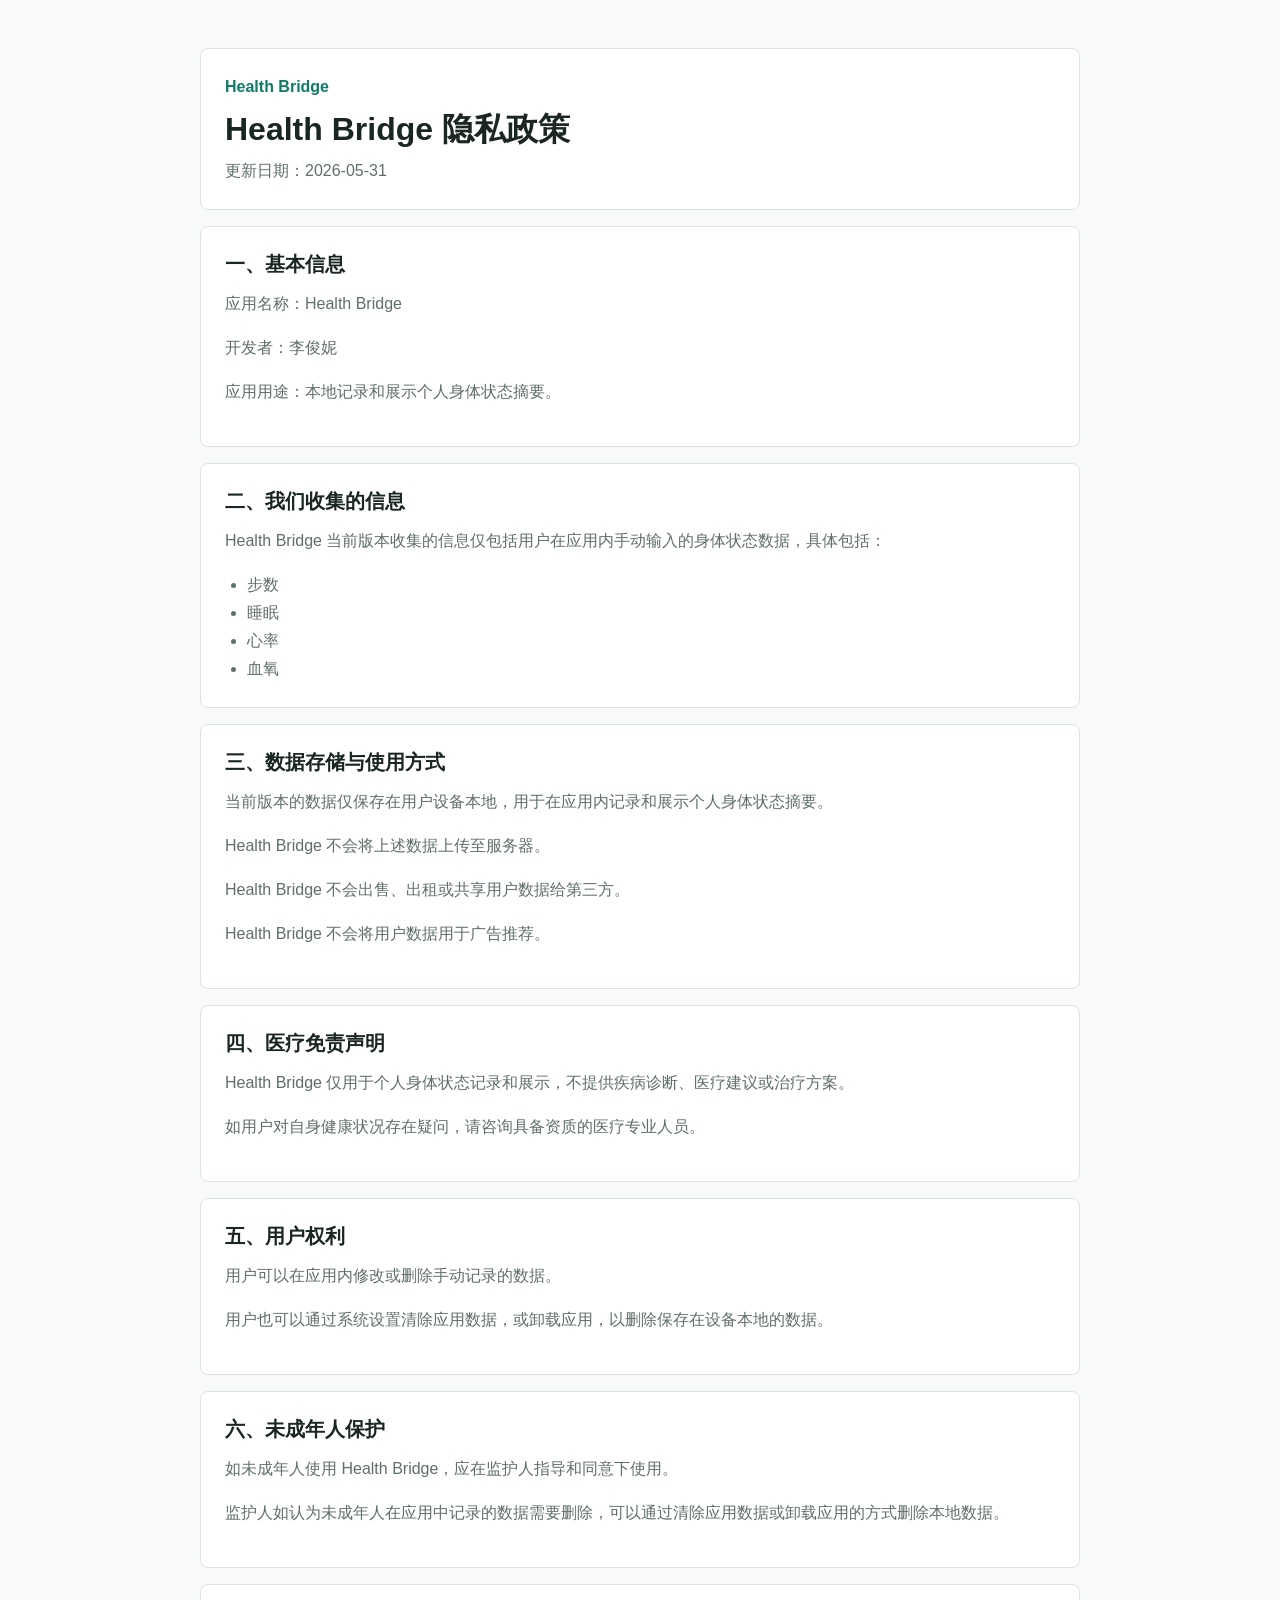
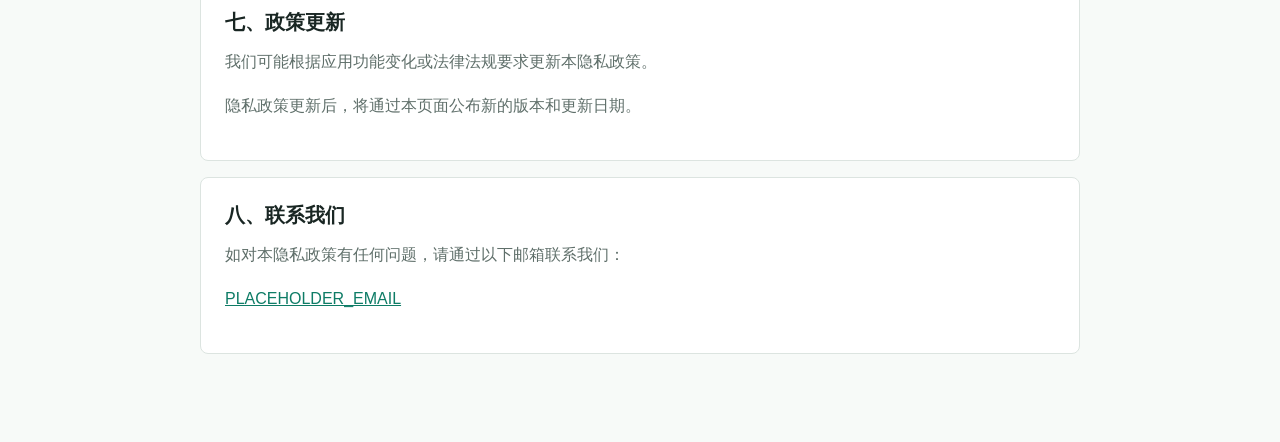
<file: index.html>
<!doctype html>
<html lang="zh-CN">
  <head>
    <meta charset="utf-8">
    <meta name="viewport" content="width=device-width, initial-scale=1">
    <meta http-equiv="refresh" content="0; url=privacy.html">
    <title>Health Bridge 隐私政策</title>
    <link rel="stylesheet" href="style.css">
  </head>
  <body>
    <main class="page">
      <h1>Health Bridge 隐私政策</h1>
      <p>如果页面没有自动跳转，请打开 <a href="privacy.html">隐私政策</a>。</p>
    </main>
  </body>
</html>
</file>
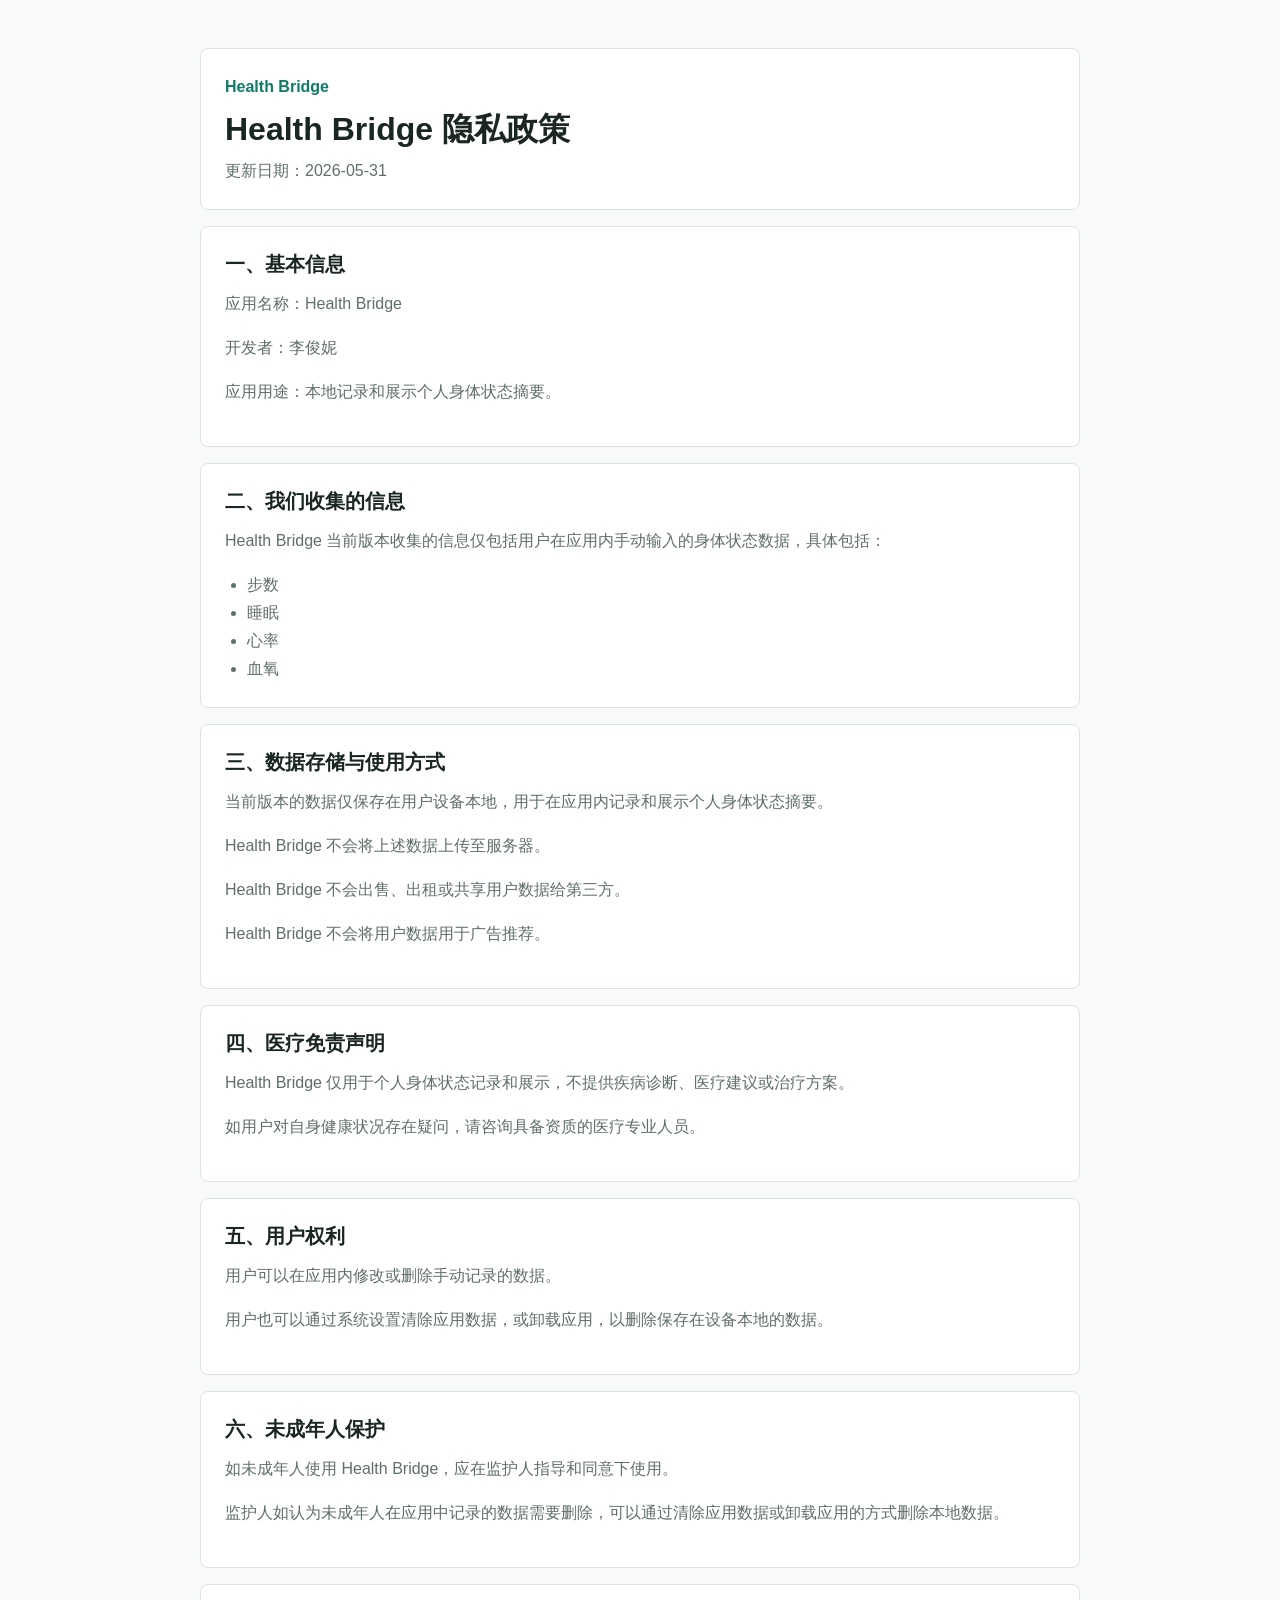
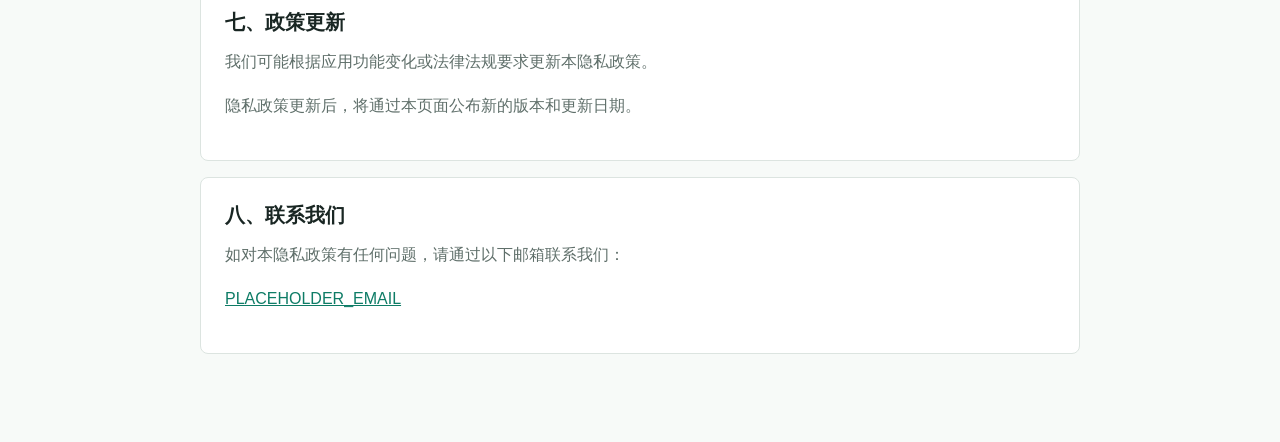
<file: privacy.html>
<!doctype html>
<html lang="zh-CN">
  <head>
    <meta charset="utf-8">
    <meta name="viewport" content="width=device-width, initial-scale=1">
    <title>Health Bridge 隐私政策</title>
    <link rel="stylesheet" href="style.css">
  </head>
  <body>
    <main class="page">
      <header>
        <p class="eyebrow">Health Bridge</p>
        <h1>Health Bridge 隐私政策</h1>
        <p class="meta">更新日期：2026-05-31</p>
      </header>

      <section>
        <h2>一、基本信息</h2>
        <p>应用名称：Health Bridge</p>
        <p>开发者：李俊妮</p>
        <p>应用用途：本地记录和展示个人身体状态摘要。</p>
      </section>

      <section>
        <h2>二、我们收集的信息</h2>
        <p>Health Bridge 当前版本收集的信息仅包括用户在应用内手动输入的身体状态数据，具体包括：</p>
        <ul>
          <li>步数</li>
          <li>睡眠</li>
          <li>心率</li>
          <li>血氧</li>
        </ul>
      </section>

      <section>
        <h2>三、数据存储与使用方式</h2>
        <p>当前版本的数据仅保存在用户设备本地，用于在应用内记录和展示个人身体状态摘要。</p>
        <p>Health Bridge 不会将上述数据上传至服务器。</p>
        <p>Health Bridge 不会出售、出租或共享用户数据给第三方。</p>
        <p>Health Bridge 不会将用户数据用于广告推荐。</p>
      </section>

      <section>
        <h2>四、医疗免责声明</h2>
        <p>Health Bridge 仅用于个人身体状态记录和展示，不提供疾病诊断、医疗建议或治疗方案。</p>
        <p>如用户对自身健康状况存在疑问，请咨询具备资质的医疗专业人员。</p>
      </section>

      <section id="user-rights">
        <h2>五、用户权利</h2>
        <p>用户可以在应用内修改或删除手动记录的数据。</p>
        <p>用户也可以通过系统设置清除应用数据，或卸载应用，以删除保存在设备本地的数据。</p>
      </section>

      <section>
        <h2>六、未成年人保护</h2>
        <p>如未成年人使用 Health Bridge，应在监护人指导和同意下使用。</p>
        <p>监护人如认为未成年人在应用中记录的数据需要删除，可以通过清除应用数据或卸载应用的方式删除本地数据。</p>
      </section>

      <section>
        <h2>七、政策更新</h2>
        <p>我们可能根据应用功能变化或法律法规要求更新本隐私政策。</p>
        <p>隐私政策更新后，将通过本页面公布新的版本和更新日期。</p>
      </section>

      <section>
        <h2>八、联系我们</h2>
        <p>如对本隐私政策有任何问题，请通过以下邮箱联系我们：</p>
        <p><a href="mailto:PLACEHOLDER_EMAIL">PLACEHOLDER_EMAIL</a></p>
      </section>
    </main>
  </body>
</html>
</file>
<file: style.css>
:root {
  color-scheme: light;
  --bg: #f7faf8;
  --paper: #ffffff;
  --ink: #192623;
  --muted: #5f6f6a;
  --line: #dce4e0;
  --primary: #0e7c66;
}

* {
  box-sizing: border-box;
}

body {
  margin: 0;
  background: var(--bg);
  color: var(--ink);
  font-family: -apple-system, BlinkMacSystemFont, "Segoe UI", "Microsoft YaHei", sans-serif;
  line-height: 1.75;
}

.page {
  width: min(880px, calc(100% - 32px));
  margin: 0 auto;
  padding: 48px 0 72px;
}

header,
section {
  background: var(--paper);
  border: 1px solid var(--line);
  border-radius: 8px;
  padding: 24px;
  margin: 0 0 16px;
}

.eyebrow {
  margin: 0 0 8px;
  color: var(--primary);
  font-weight: 700;
}

h1,
h2,
p {
  margin-top: 0;
}

h1 {
  margin-bottom: 8px;
  font-size: 32px;
  line-height: 1.25;
}

h2 {
  margin-bottom: 12px;
  font-size: 20px;
  line-height: 1.35;
}

p,
li {
  color: var(--muted);
  font-size: 16px;
}

ul {
  margin: 0;
  padding-left: 22px;
}

a {
  color: var(--primary);
}

.meta {
  margin-bottom: 0;
}

@media (max-width: 560px) {
  .page {
    width: min(100% - 20px, 880px);
    padding-top: 20px;
  }

  header,
  section {
    padding: 18px;
  }

  h1 {
    font-size: 26px;
  }
}
</file>
